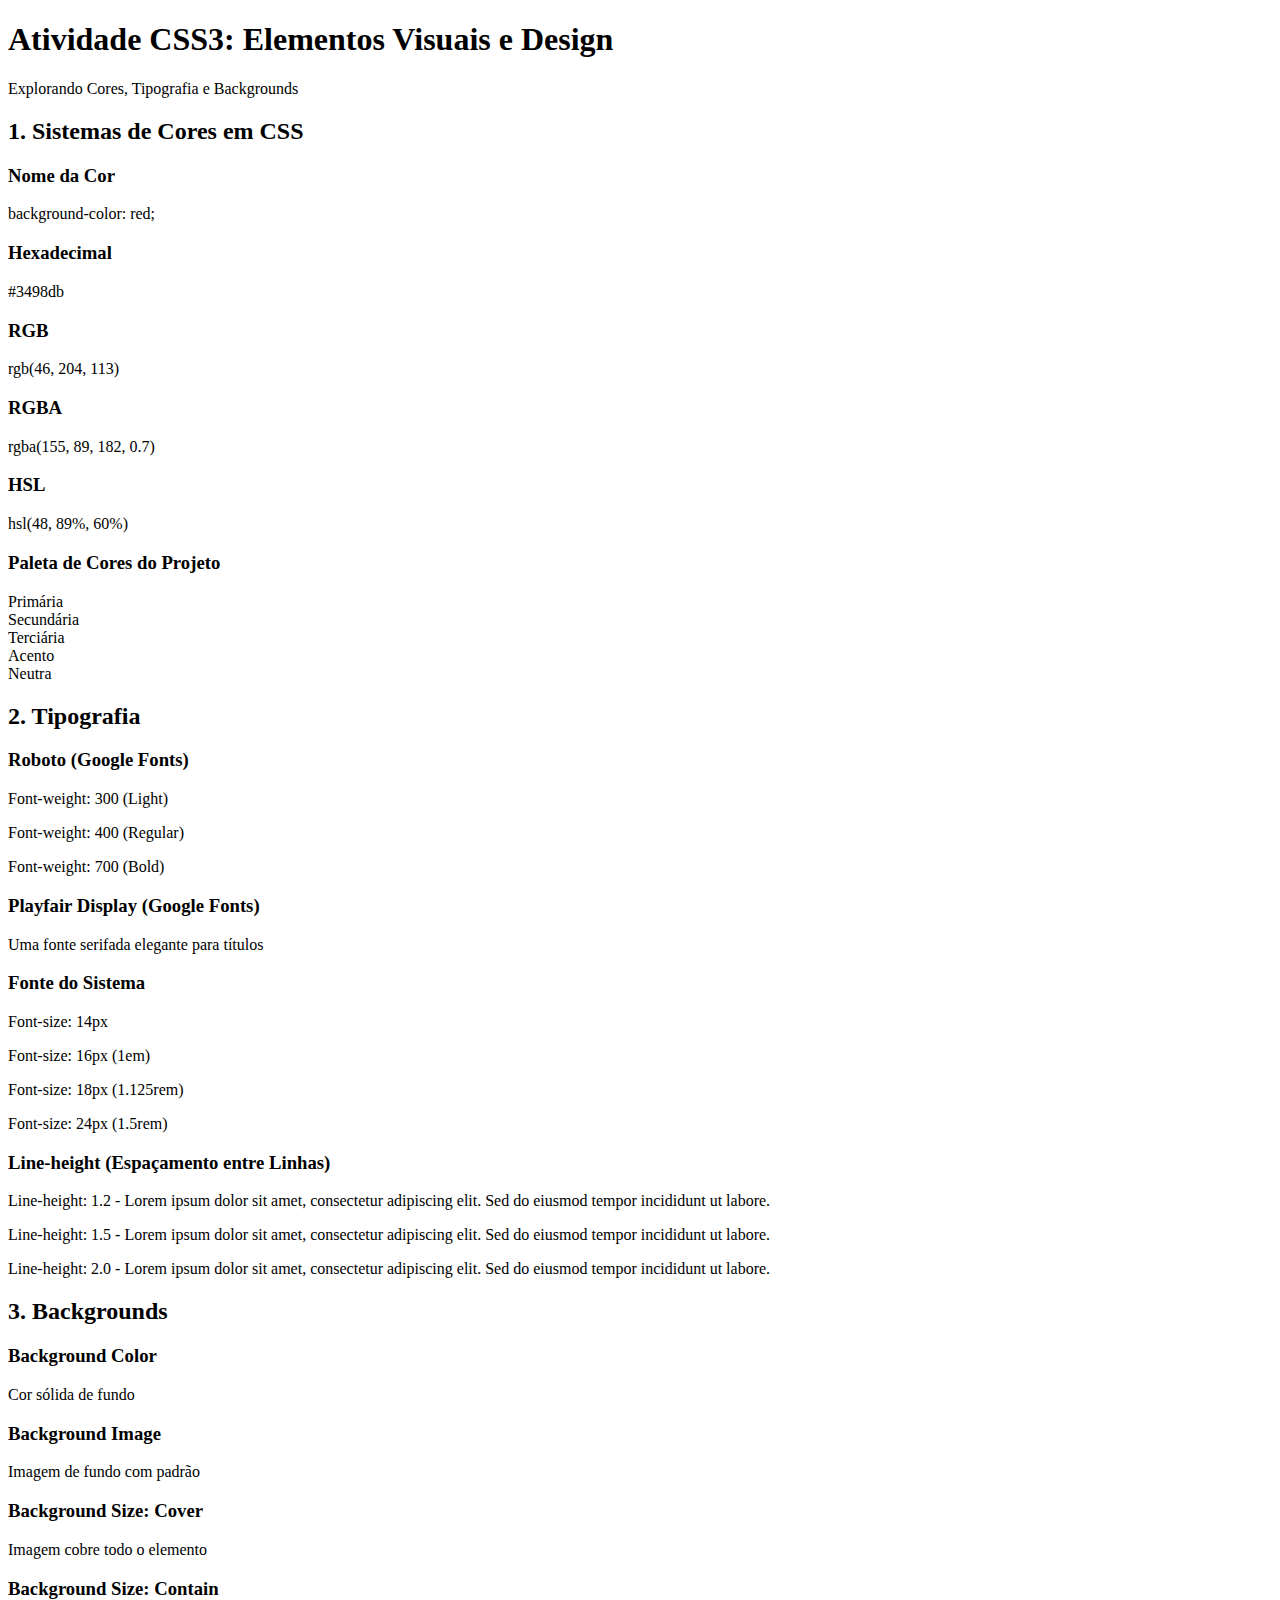
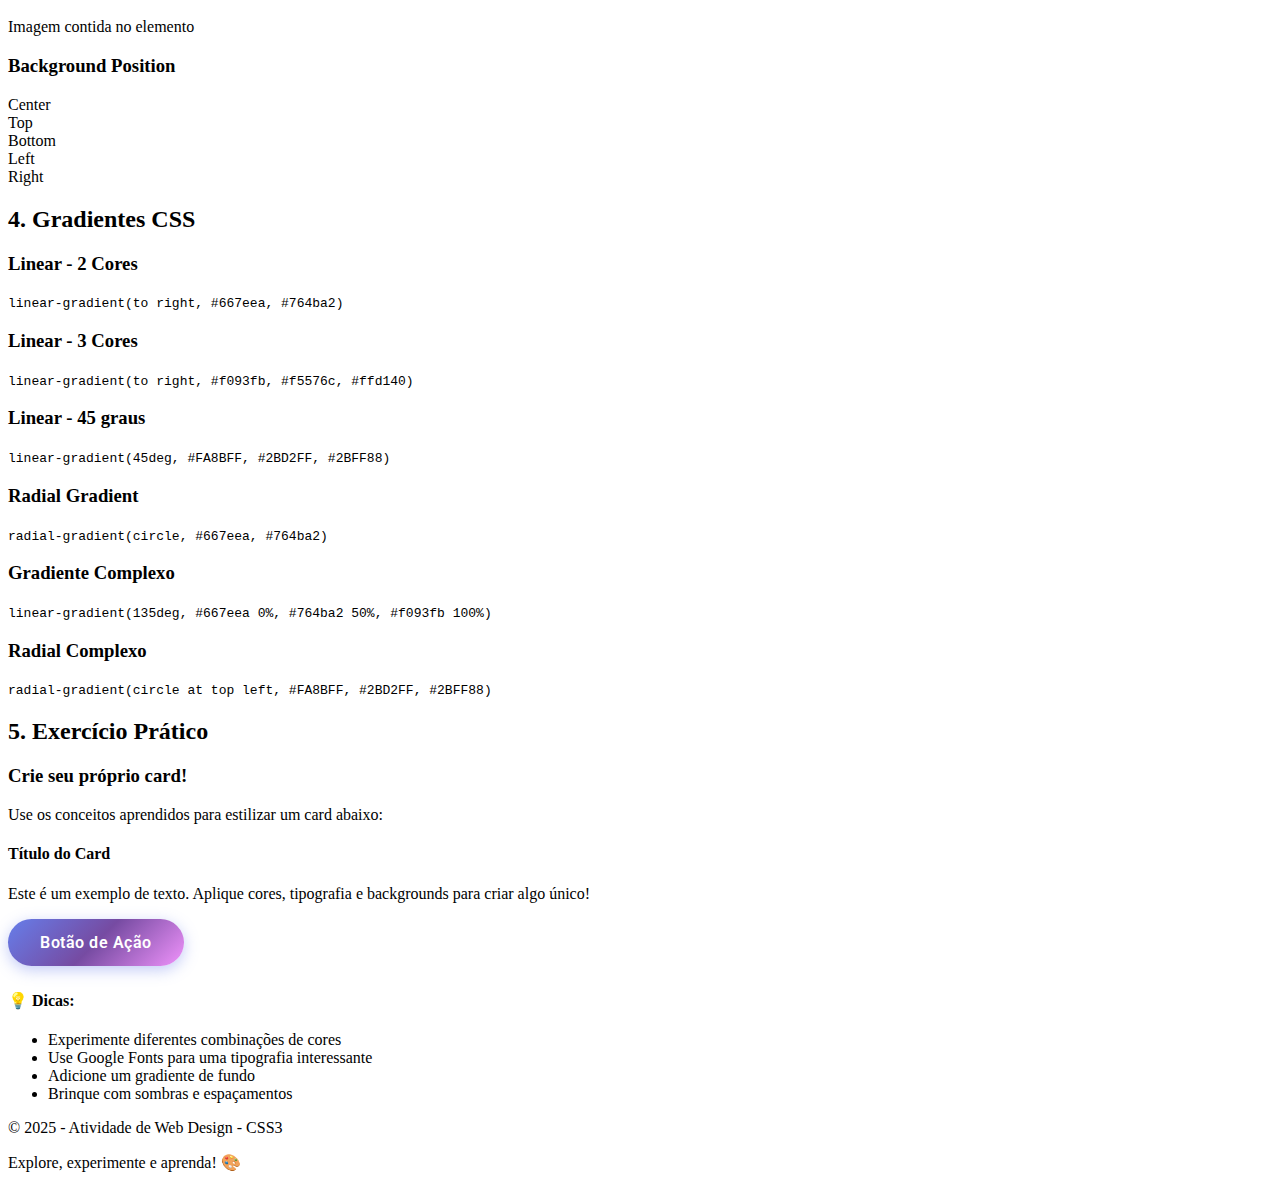
<file: index.html>
<!DOCTYPE html>
<html lang="pt-BR">
<head>
    <meta charset="UTF-8">
    <meta name="viewport" content="width=device-width, initial-scale=1.0">
    <title>Atividade CSS3 - Cores, Tipografia e Backgrounds</title>
    
    <!-- Google Fonts -->
    <link rel="preconnect" href="https://fonts.googleapis.com">
    <link rel="preconnect" href="https://fonts.gstatic.com" crossorigin>
    <link href="https://fonts.googleapis.com/css2?family=Playfair+Display:wght@400;700&family=Roboto:wght@300;400;500;700&display=swap" rel="stylesheet">
      
    <link rel="stylesheet" href="styles.css">
</head>
<body>
    <header class="header-principal">
        <h1>Atividade CSS3: Elementos Visuais e Design</h1>
        <p class="subtitulo">Explorando Cores, Tipografia e Backgrounds</p>
    </header>

    <main class="container">
        <!-- Seção 1: Sistemas de Cores -->
        <section class="secao" id="cores">
            <h2>1. Sistemas de Cores em CSS</h2>
            
            <div class="exemplo-grid">
                <div class="card cor-nome">
                    <h3>Nome da Cor</h3>
                    <p>background-color: red;</p>
                </div>
                
                <div class="card cor-hex">
                    <h3>Hexadecimal</h3>
                    <p>#3498db</p>
                </div>
                
                <div class="card cor-rgb">
                    <h3>RGB</h3>
                    <p>rgb(46, 204, 113)</p>
                </div>
                
                <div class="card cor-rgba">
                    <h3>RGBA</h3>
                    <p>rgba(155, 89, 182, 0.7)</p>
                </div>
                
                <div class="card cor-hsl">
                    <h3>HSL</h3>
                    <p>hsl(48, 89%, 60%)</p>
                </div>
            </div>

            <div class="paleta-cores">
                <h3>Paleta de Cores do Projeto</h3>
                <div class="paleta-grid">
                    <div class="cor-item cor-primaria">
                        <span>Primária</span>
                    </div>
                    <div class="cor-item cor-secundaria">
                        <span>Secundária</span>
                    </div>
                    <div class="cor-item cor-terciaria">
                        <span>Terciária</span>
                    </div>
                    <div class="cor-item cor-acento">
                        <span>Acento</span>
                    </div>
                    <div class="cor-item cor-neutra">
                        <span>Neutra</span>
                    </div>
                </div>
            </div>
        </section>

        <!-- Seção 2: Tipografia -->
        <section class="secao" id="tipografia">
            <h2>2. Tipografia</h2>
            
            <div class="exemplo-tipografia">
                <div class="tipo-exemplo tipo-roboto">
                    <h3>Roboto (Google Fonts)</h3>
                    <p class="peso-light">Font-weight: 300 (Light)</p>
                    <p class="peso-normal">Font-weight: 400 (Regular)</p>
                    <p class="peso-bold">Font-weight: 700 (Bold)</p>
                </div>
                
                <div class="tipo-exemplo tipo-playfair">
                    <h3>Playfair Display (Google Fonts)</h3>
                    <p>Uma fonte serifada elegante para títulos</p>
                </div>
                
                <div class="tipo-exemplo tipo-sistema">
                    <h3>Fonte do Sistema</h3>
                    <p class="tamanho-14">Font-size: 14px</p>
                    <p class="tamanho-16">Font-size: 16px (1em)</p>
                    <p class="tamanho-18">Font-size: 18px (1.125rem)</p>
                    <p class="tamanho-24">Font-size: 24px (1.5rem)</p>
                </div>
                
                <div class="tipo-exemplo espacamento">
                    <h3>Line-height (Espaçamento entre Linhas)</h3>
                    <p class="linha-compacta">Line-height: 1.2 - Lorem ipsum dolor sit amet, consectetur adipiscing elit. Sed do eiusmod tempor incididunt ut labore.</p>
                    <p class="linha-normal">Line-height: 1.5 - Lorem ipsum dolor sit amet, consectetur adipiscing elit. Sed do eiusmod tempor incididunt ut labore.</p>
                    <p class="linha-ampla">Line-height: 2.0 - Lorem ipsum dolor sit amet, consectetur adipiscing elit. Sed do eiusmod tempor incididunt ut labore.</p>
                </div>
            </div>
        </section>

        <!-- Seção 3: Backgrounds -->
        <section class="secao" id="backgrounds">
            <h2>3. Backgrounds</h2>
            
            <div class="exemplo-grid">
                <div class="card bg-cor">
                    <h3>Background Color</h3>
                    <p>Cor sólida de fundo</p>
                </div>
                
                <div class="card bg-imagem">
                    <h3>Background Image</h3>
                    <p>Imagem de fundo com padrão</p>
                </div>
                
                <div class="card bg-cover">
                    <h3>Background Size: Cover</h3>
                    <p>Imagem cobre todo o elemento</p>
                </div>
                
                <div class="card bg-contain">
                    <h3>Background Size: Contain</h3>
                    <p>Imagem contida no elemento</p>
                </div>
            </div>

            <div class="exemplo-posicao">
                <h3>Background Position</h3>
                <div class="posicao-grid">
                    <div class="pos-item bg-pos-center">Center</div>
                    <div class="pos-item bg-pos-top">Top</div>
                    <div class="pos-item bg-pos-bottom">Bottom</div>
                    <div class="pos-item bg-pos-left">Left</div>
                    <div class="pos-item bg-pos-right">Right</div>
                </div>
            </div>
        </section>

        <!-- Seção 4: Gradientes -->
        <section class="secao" id="gradientes">
            <h2>4. Gradientes CSS</h2>
            
            <div class="gradientes-showcase">
                <div class="gradiente-item grad-linear-2">
                    <h3>Linear - 2 Cores</h3>
                    <code>linear-gradient(to right, #667eea, #764ba2)</code>
                </div>
                
                <div class="gradiente-item grad-linear-3">
                    <h3>Linear - 3 Cores</h3>
                    <code>linear-gradient(to right, #f093fb, #f5576c, #ffd140)</code>
                </div>
                
                <div class="gradiente-item grad-linear-diagonal">
                    <h3>Linear - 45 graus</h3>
                    <code>linear-gradient(45deg, #FA8BFF, #2BD2FF, #2BFF88)</code>
                </div>
                
                <div class="gradiente-item grad-radial">
                    <h3>Radial Gradient</h3>
                    <code>radial-gradient(circle, #667eea, #764ba2)</code>
                </div>
                
                <div class="gradiente-item grad-complexo">
                    <h3>Gradiente Complexo</h3>
                    <code>linear-gradient(135deg, #667eea 0%, #764ba2 50%, #f093fb 100%)</code>
                </div>
                
                <div class="gradiente-item grad-radial-complexo">
                    <h3>Radial Complexo</h3>
                    <code>radial-gradient(circle at top left, #FA8BFF, #2BD2FF, #2BFF88)</code>
                </div>
            </div>
        </section>

        <!-- Seção 5: Exercício Prático -->
        <section class="secao" id="exercicio">
            <h2>5. Exercício Prático</h2>
            <div class="exercicio-container">
                <h3>Crie seu próprio card!</h3>
                <p>Use os conceitos aprendidos para estilizar um card abaixo:</p>
                
                <div class="card-exercicio">
                    <h4>Título do Card</h4>
                    <p>Este é um exemplo de texto. Aplique cores, tipografia e backgrounds para criar algo único!</p>
                    <a href="adocao-gatos.html" class="btn-exercicio">Botão de Ação</a>
                </div>
                
                <div class="dicas">
                    <h4>💡 Dicas:</h4>
                    <ul>
                        <li>Experimente diferentes combinações de cores</li>
                        <li>Use Google Fonts para uma tipografia interessante</li>
                        <li>Adicione um gradiente de fundo</li>
                        <li>Brinque com sombras e espaçamentos</li>
                    </ul>
                </div>
            </div>
        </section>
    </main>

    <footer class="footer-principal">
        <p>&copy; 2025 - Atividade de Web Design - CSS3</p>
        <p>Explore, experimente e aprenda! 🎨</p>
    </footer>
</body>
</html>
</file>
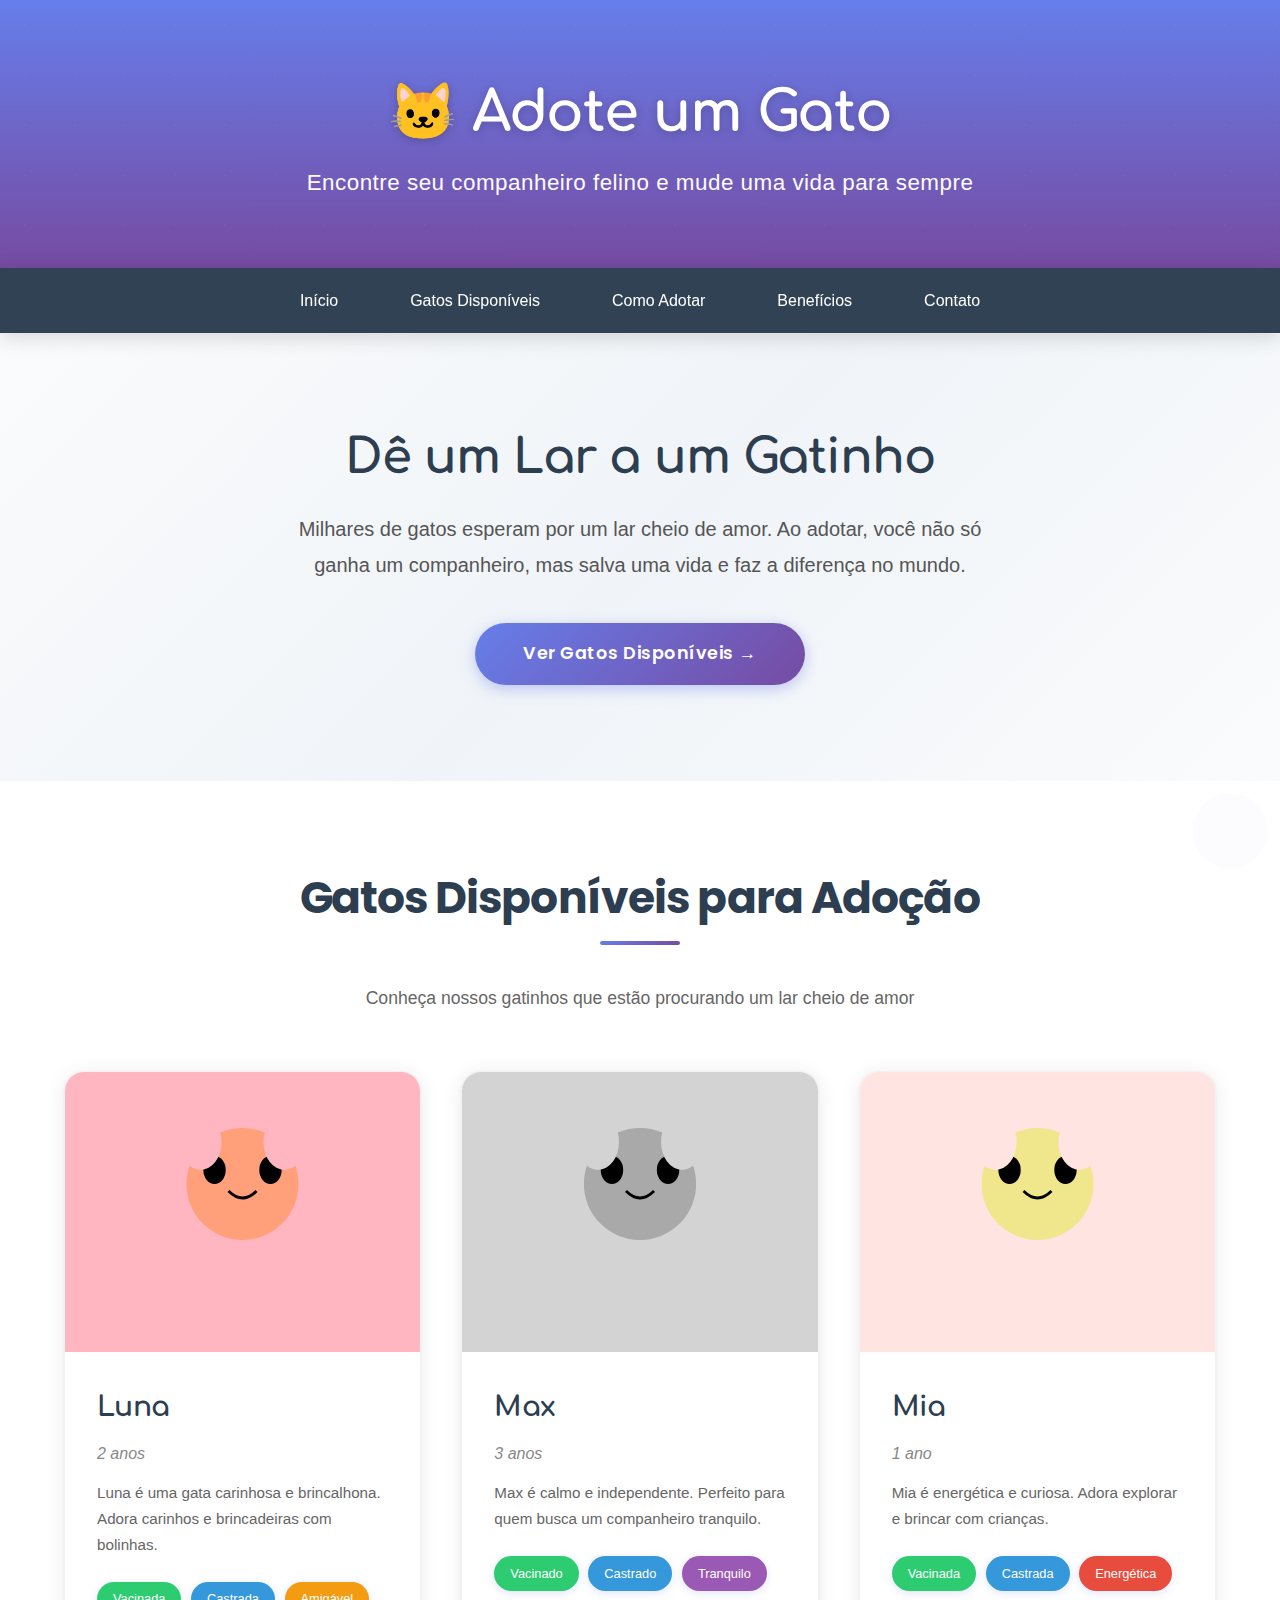
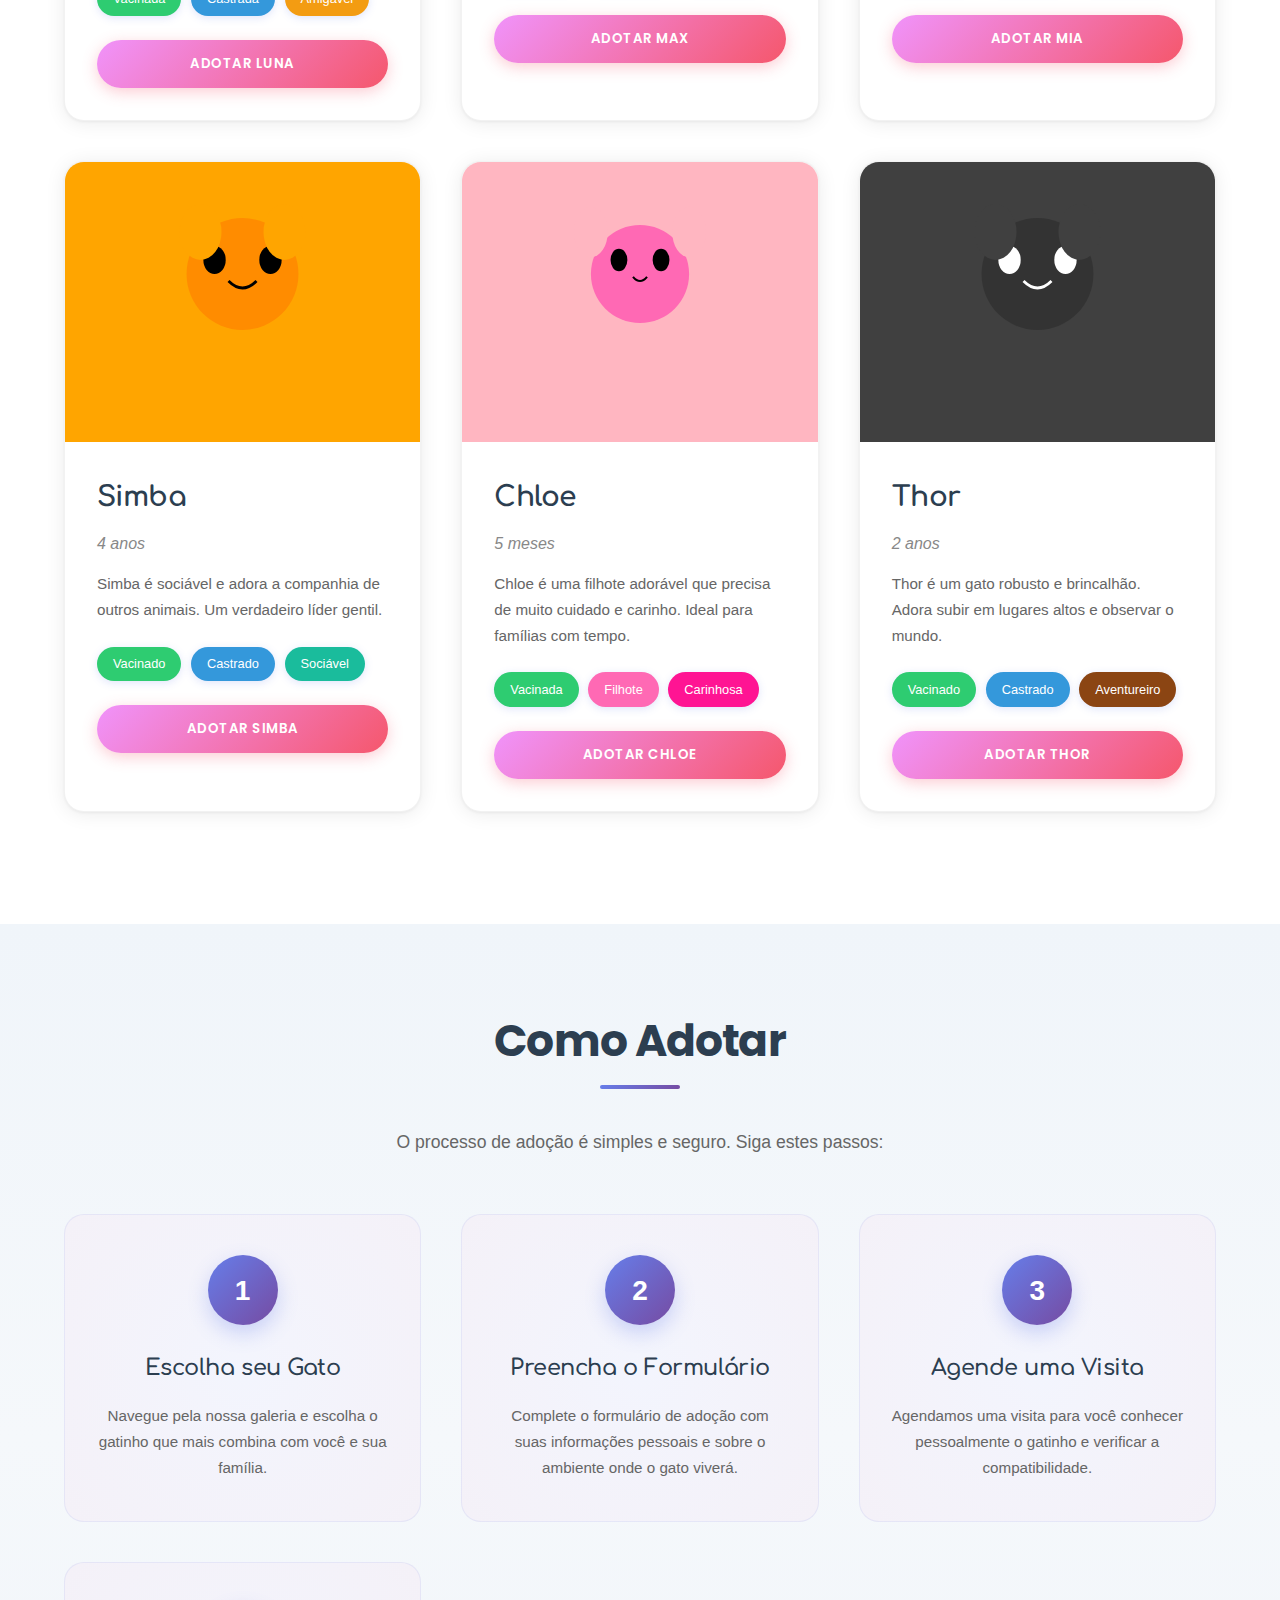
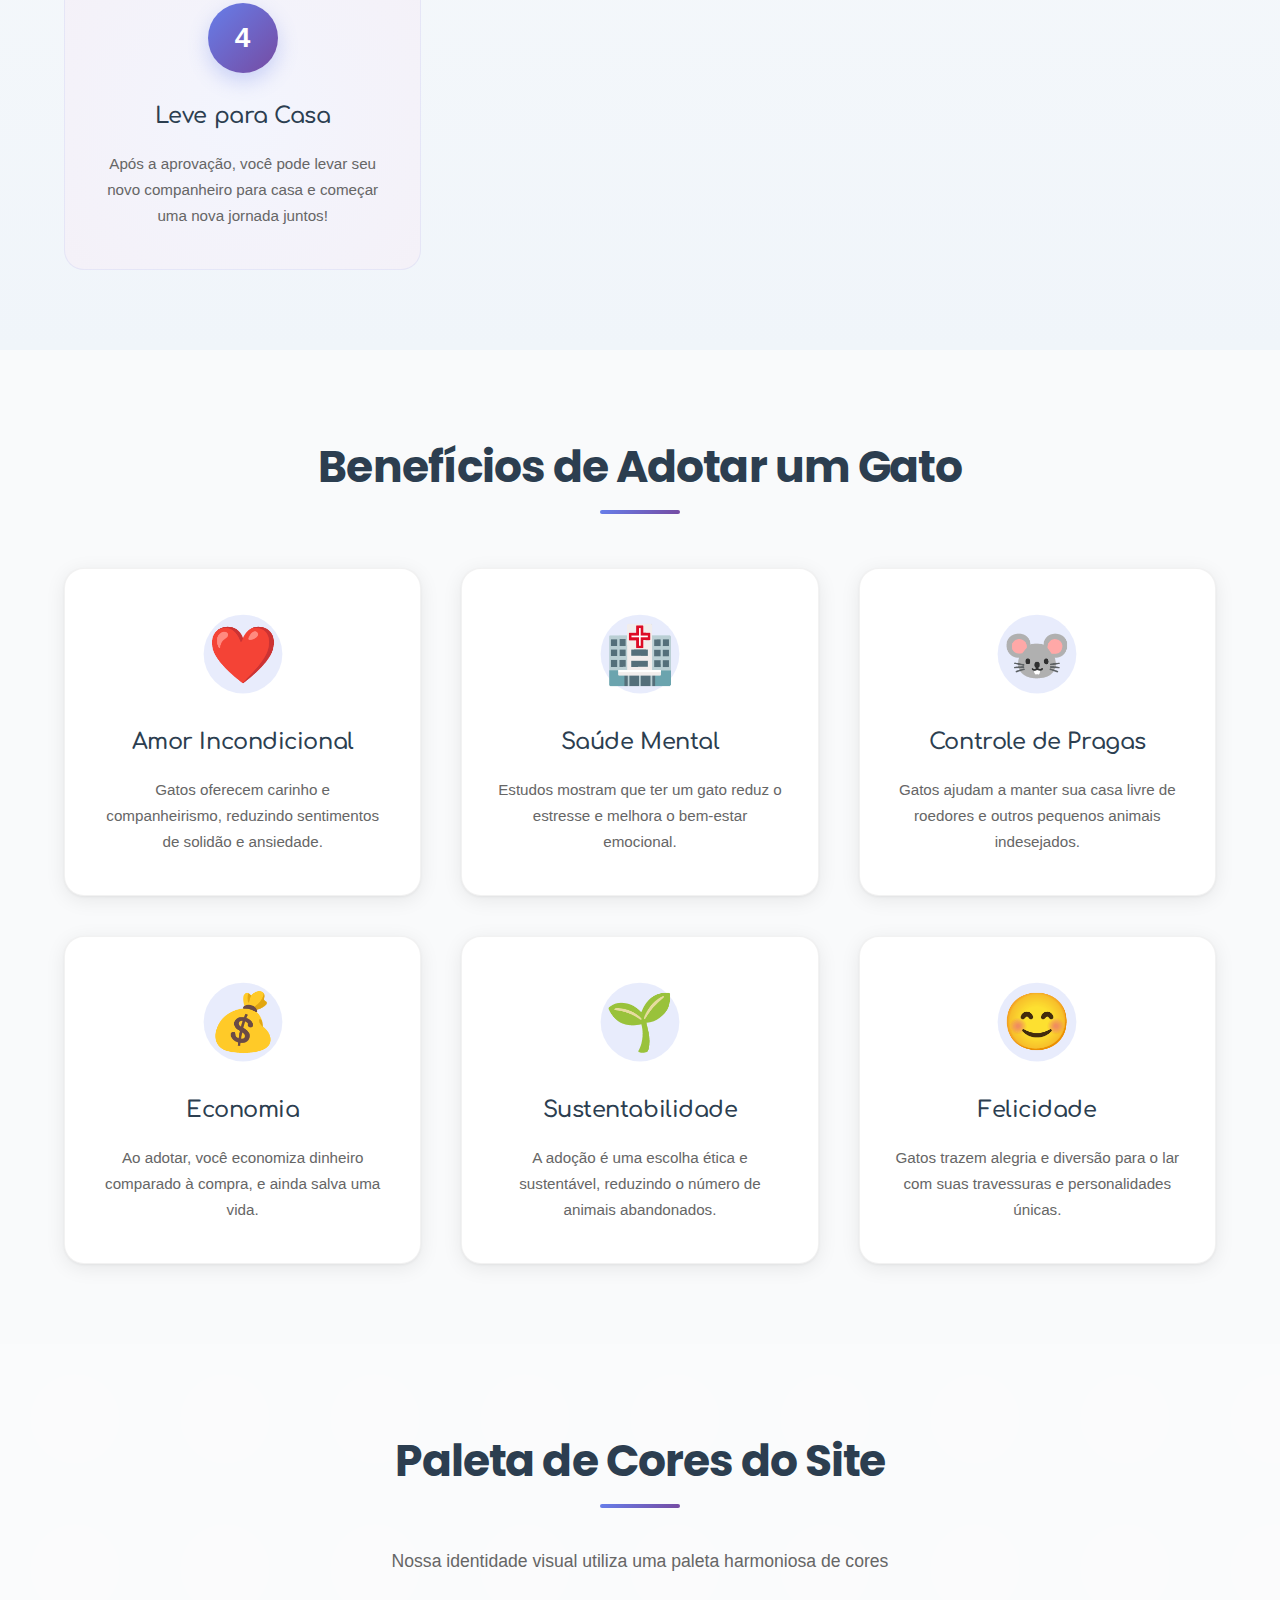
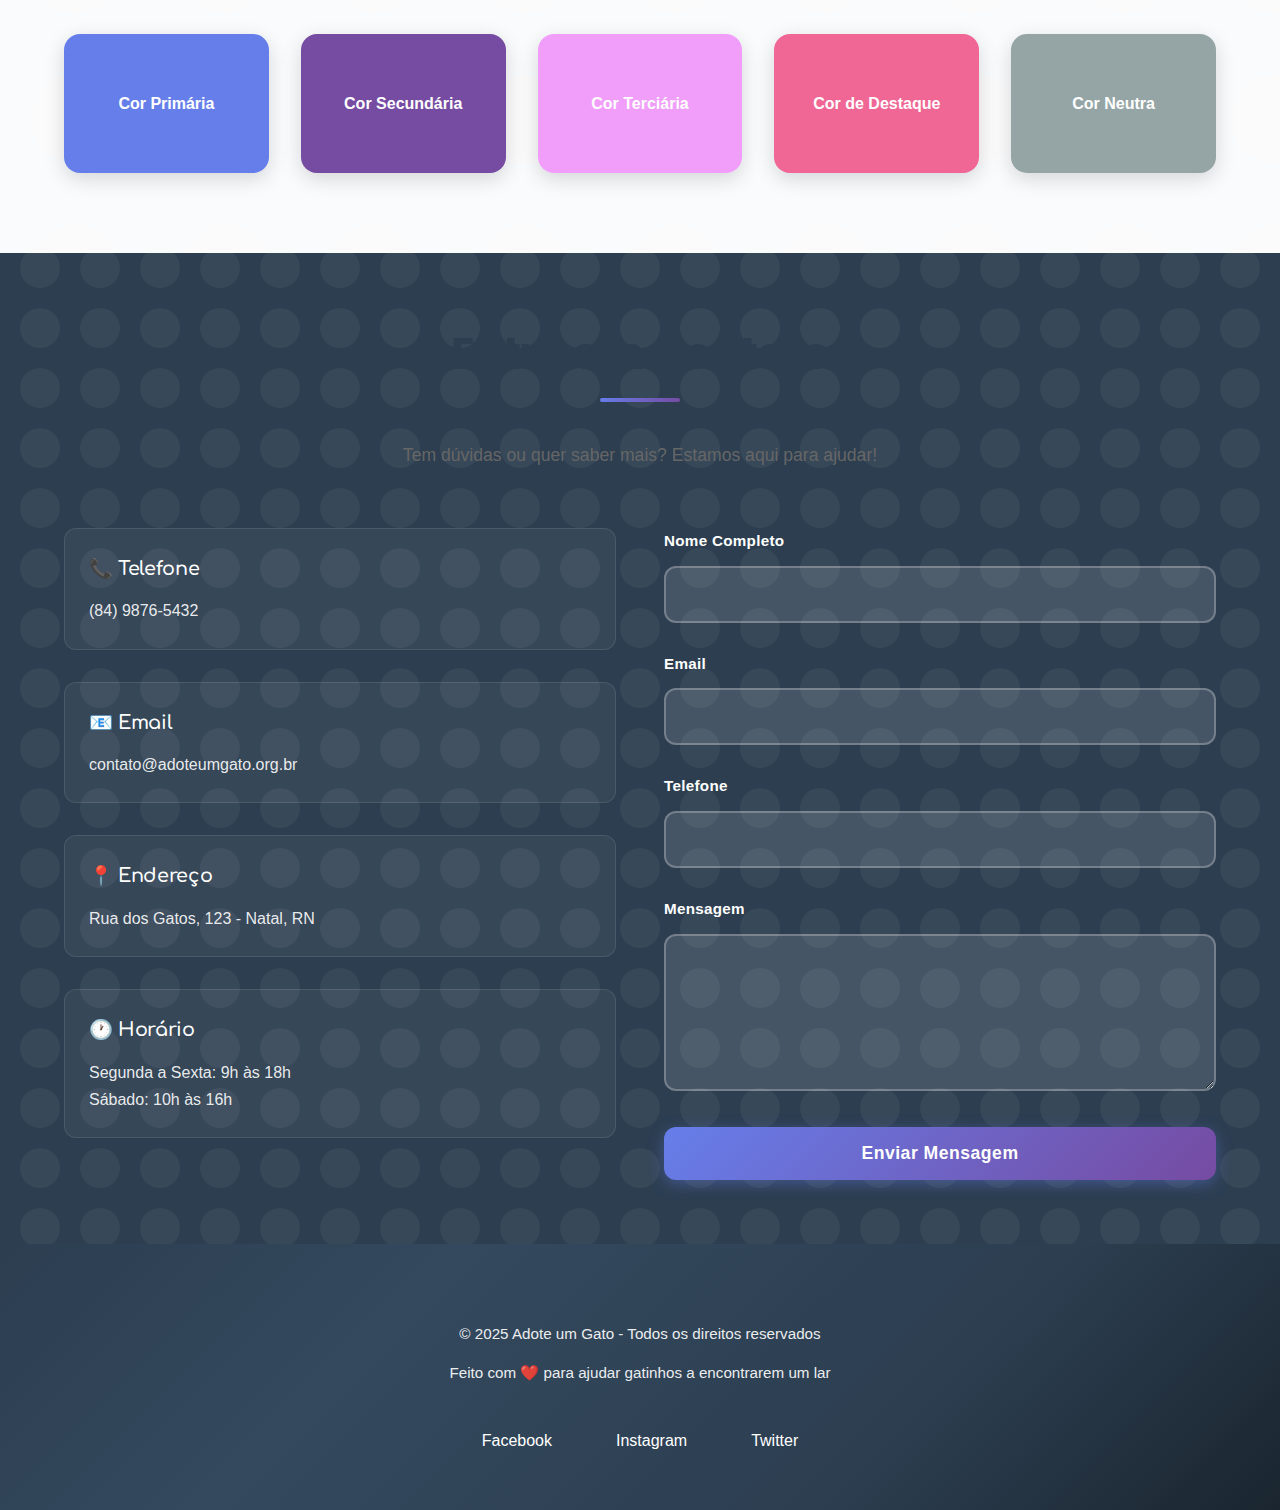
<file: adocao-gatos.html>
<!DOCTYPE html>
<html lang="pt-BR">
<head>
    <meta charset="UTF-8">
    <meta name="viewport" content="width=device-width, initial-scale=1.0">
    <title>Adote um Gato - Encontre seu Companheiro Felino</title>
    
    <!-- Google Fonts: Poppins e Comfortaa -->
    <link rel="preconnect" href="https://fonts.googleapis.com">
    <link rel="preconnect" href="https://fonts.gstatic.com" crossorigin>
    <link href="https://fonts.googleapis.com/css2?family=Comfortaa:wght@400;700&family=Poppins:wght@300;400;600;700&display=swap" rel="stylesheet">
    
    <link rel="stylesheet" href="adocao-gatos.css">
</head>
<body>
    <!-- Header com gradiente -->
    <header class="cabecalho">
        <div class="cabecalho-conteudo">
            <h1>🐱 Adote um Gato</h1>
            <p class="subtitulo-cabecalho">Encontre seu companheiro felino e mude uma vida para sempre</p>
        </div>
    </header>

    <!-- Navegação -->
    <nav class="navegacao">
        <ul>
            <li><a href="#inicio">Início</a></li>
            <li><a href="#gatos-disponiveis">Gatos Disponíveis</a></li>
            <li><a href="#como-adotar">Como Adotar</a></li>
            <li><a href="#beneficios">Benefícios</a></li>
            <li><a href="#contato">Contato</a></li>
        </ul>
    </nav>

    <main>
        <!-- Seção Hero -->
        <section id="inicio" class="hero">
            <div class="hero-conteudo">
                <h2>Dê um Lar a um Gatinho</h2>
                <p>Milhares de gatos esperam por um lar cheio de amor. Ao adotar, você não só ganha um companheiro, mas salva uma vida e faz a diferença no mundo.</p>
                <a href="#gatos-disponiveis" class="btn-primario">Ver Gatos Disponíveis →</a>
            </div>
        </section>

        <!-- Seção: Gatos Disponíveis -->
        <section id="gatos-disponiveis" class="secao-principal">
            <div class="container">
                <h2 class="titulo-secao">Gatos Disponíveis para Adoção</h2>
                <p class="descricao-secao">Conheça nossos gatinhos que estão procurando um lar cheio de amor</p>
                
                <div class="grid-gatos">
                    <!-- Gato 1 -->
                    <div class="card-gato card-gato-1">
                        <div class="card-gato-imagem imagem-gato-1"></div>
                        <div class="card-gato-info">
                            <h3>Luna</h3>
                            <p class="idade">2 anos</p>
                            <p class="descricao">Luna é uma gata carinhosa e brincalhona. Adora carinhos e brincadeiras com bolinhas.</p>
                            <div class="tags">
                                <span class="tag tag-vacinada">Vacinada</span>
                                <span class="tag tag-castrada">Castrada</span>
                                <span class="tag tag-amigavel">Amigável</span>
                            </div>
                            <button class="btn-adotar">Adotar Luna</button>
                        </div>
                    </div>

                    <!-- Gato 2 -->
                    <div class="card-gato card-gato-2">
                        <div class="card-gato-imagem imagem-gato-2"></div>
                        <div class="card-gato-info">
                            <h3>Max</h3>
                            <p class="idade">3 anos</p>
                            <p class="descricao">Max é calmo e independente. Perfeito para quem busca um companheiro tranquilo.</p>
                            <div class="tags">
                                <span class="tag tag-vacinada">Vacinado</span>
                                <span class="tag tag-castrada">Castrado</span>
                                <span class="tag tag-tranquilo">Tranquilo</span>
                            </div>
                            <button class="btn-adotar">Adotar Max</button>
                        </div>
                    </div>

                    <!-- Gato 3 -->
                    <div class="card-gato card-gato-3">
                        <div class="card-gato-imagem imagem-gato-3"></div>
                        <div class="card-gato-info">
                            <h3>Mia</h3>
                            <p class="idade">1 ano</p>
                            <p class="descricao">Mia é energética e curiosa. Adora explorar e brincar com crianças.</p>
                            <div class="tags">
                                <span class="tag tag-vacinada">Vacinada</span>
                                <span class="tag tag-castrada">Castrada</span>
                                <span class="tag tag-energetica">Energética</span>
                            </div>
                            <button class="btn-adotar">Adotar Mia</button>
                        </div>
                    </div>

                    <!-- Gato 4 -->
                    <div class="card-gato card-gato-4">
                        <div class="card-gato-imagem imagem-gato-4"></div>
                        <div class="card-gato-info">
                            <h3>Simba</h3>
                            <p class="idade">4 anos</p>
                            <p class="descricao">Simba é sociável e adora a companhia de outros animais. Um verdadeiro líder gentil.</p>
                            <div class="tags">
                                <span class="tag tag-vacinada">Vacinado</span>
                                <span class="tag tag-castrada">Castrado</span>
                                <span class="tag tag-sociavel">Sociável</span>
                            </div>
                            <button class="btn-adotar">Adotar Simba</button>
                        </div>
                    </div>

                    <!-- Gato 5 -->
                    <div class="card-gato card-gato-5">
                        <div class="card-gato-imagem imagem-gato-5"></div>
                        <div class="card-gato-info">
                            <h3>Chloe</h3>
                            <p class="idade">5 meses</p>
                            <p class="descricao">Chloe é uma filhote adorável que precisa de muito cuidado e carinho. Ideal para famílias com tempo.</p>
                            <div class="tags">
                                <span class="tag tag-vacinada">Vacinada</span>
                                <span class="tag tag-filhote">Filhote</span>
                                <span class="tag tag-carinhosa">Carinhosa</span>
                            </div>
                            <button class="btn-adotar">Adotar Chloe</button>
                        </div>
                    </div>

                    <!-- Gato 6 -->
                    <div class="card-gato card-gato-6">
                        <div class="card-gato-imagem imagem-gato-6"></div>
                        <div class="card-gato-info">
                            <h3>Thor</h3>
                            <p class="idade">2 anos</p>
                            <p class="descricao">Thor é um gato robusto e brincalhão. Adora subir em lugares altos e observar o mundo.</p>
                            <div class="tags">
                                <span class="tag tag-vacinada">Vacinado</span>
                                <span class="tag tag-castrada">Castrado</span>
                                <span class="tag tag-aventureiro">Aventureiro</span>
                            </div>
                            <button class="btn-adotar">Adotar Thor</button>
                        </div>
                    </div>
                </div>
            </div>
        </section>

        <!-- Seção: Como Adotar -->
        <section id="como-adotar" class="secao-como-adotar">
            <div class="container">
                <h2 class="titulo-secao">Como Adotar</h2>
                <p class="descricao-secao">O processo de adoção é simples e seguro. Siga estes passos:</p>
                
                <div class="passos-adocao">
                    <div class="passo passo-1">
                        <div class="passo-numero">1</div>
                        <h3>Escolha seu Gato</h3>
                        <p>Navegue pela nossa galeria e escolha o gatinho que mais combina com você e sua família.</p>
                    </div>
                    
                    <div class="passo passo-2">
                        <div class="passo-numero">2</div>
                        <h3>Preencha o Formulário</h3>
                        <p>Complete o formulário de adoção com suas informações pessoais e sobre o ambiente onde o gato viverá.</p>
                    </div>
                    
                    <div class="passo passo-3">
                        <div class="passo-numero">3</div>
                        <h3>Agende uma Visita</h3>
                        <p>Agendamos uma visita para você conhecer pessoalmente o gatinho e verificar a compatibilidade.</p>
                    </div>
                    
                    <div class="passo passo-4">
                        <div class="passo-numero">4</div>
                        <h3>Leve para Casa</h3>
                        <p>Após a aprovação, você pode levar seu novo companheiro para casa e começar uma nova jornada juntos!</p>
                    </div>
                </div>
            </div>
        </section>

        <!-- Seção: Benefícios -->
        <section id="beneficios" class="secao-beneficios">
            <div class="container">
                <h2 class="titulo-secao">Benefícios de Adotar um Gato</h2>
                
                <div class="grid-beneficios">
                    <div class="beneficio beneficio-1">
                        <div class="beneficio-icon">❤️</div>
                        <h3>Amor Incondicional</h3>
                        <p>Gatos oferecem carinho e companheirismo, reduzindo sentimentos de solidão e ansiedade.</p>
                    </div>
                    
                    <div class="beneficio beneficio-2">
                        <div class="beneficio-icon">🏥</div>
                        <h3>Saúde Mental</h3>
                        <p>Estudos mostram que ter um gato reduz o estresse e melhora o bem-estar emocional.</p>
                    </div>
                    
                    <div class="beneficio beneficio-3">
                        <div class="beneficio-icon">🐭</div>
                        <h3>Controle de Pragas</h3>
                        <p>Gatos ajudam a manter sua casa livre de roedores e outros pequenos animais indesejados.</p>
                    </div>
                    
                    <div class="beneficio beneficio-4">
                        <div class="beneficio-icon">💰</div>
                        <h3>Economia</h3>
                        <p>Ao adotar, você economiza dinheiro comparado à compra, e ainda salva uma vida.</p>
                    </div>
                    
                    <div class="beneficio beneficio-5">
                        <div class="beneficio-icon">🌱</div>
                        <h3>Sustentabilidade</h3>
                        <p>A adoção é uma escolha ética e sustentável, reduzindo o número de animais abandonados.</p>
                    </div>
                    
                    <div class="beneficio beneficio-6">
                        <div class="beneficio-icon">😊</div>
                        <h3>Felicidade</h3>
                        <p>Gatos trazem alegria e diversão para o lar com suas travessuras e personalidades únicas.</p>
                    </div>
                </div>
            </div>
        </section>

        <!-- Seção: Paleta de Cores do Site -->
        <section class="secao-paleta">
            <div class="container">
                <h2 class="titulo-secao">Paleta de Cores do Site</h2>
                <p class="descricao-secao">Nossa identidade visual utiliza uma paleta harmoniosa de cores</p>
                
                <div class="paleta-cores-site">
                    <div class="cor-paleta cor-1">
                        <span>Cor Primária</span>
                    </div>
                    <div class="cor-paleta cor-2">
                        <span>Cor Secundária</span>
                    </div>
                    <div class="cor-paleta cor-3">
                        <span>Cor Terciária</span>
                    </div>
                    <div class="cor-paleta cor-4">
                        <span>Cor de Destaque</span>
                    </div>
                    <div class="cor-paleta cor-5">
                        <span>Cor Neutra</span>
                    </div>
                </div>
            </div>
        </section>

        <!-- Seção: Contato -->
        <section id="contato" class="secao-contato">
            <div class="container">
                <h2 class="titulo-secao">Entre em Contato</h2>
                <p class="descricao-secao">Tem dúvidas ou quer saber mais? Estamos aqui para ajudar!</p>
                
                <div class="contato-conteudo">
                    <div class="info-contato">
                        <div class="item-contato">
                            <h3>📞 Telefone</h3>
                            <p>(84) 9876-5432</p>
                        </div>
                        <div class="item-contato">
                            <h3>📧 Email</h3>
                            <p>contato@adoteumgato.org.br</p>
                        </div>
                        <div class="item-contato">
                            <h3>📍 Endereço</h3>
                            <p>Rua dos Gatos, 123 - Natal, RN</p>
                        </div>
                        <div class="item-contato">
                            <h3>🕐 Horário</h3>
                            <p>Segunda a Sexta: 9h às 18h<br>Sábado: 10h às 16h</p>
                        </div>
                    </div>
                    
                    <form class="formulario-contato">
                        <div class="campo-form">
                            <label for="nome">Nome Completo</label>
                            <input type="text" id="nome" name="nome" required>
                        </div>
                        <div class="campo-form">
                            <label for="email">Email</label>
                            <input type="email" id="email" name="email" required>
                        </div>
                        <div class="campo-form">
                            <label for="telefone">Telefone</label>
                            <input type="tel" id="telefone" name="telefone">
                        </div>
                        <div class="campo-form">
                            <label for="mensagem">Mensagem</label>
                            <textarea id="mensagem" name="mensagem" rows="5" required></textarea>
                        </div>
                        <button type="submit" class="btn-enviar">Enviar Mensagem</button>
                    </form>
                </div>
            </div>
        </section>
    </main>

    <!-- Footer -->
    <footer class="rodape">
        <div class="container">
            <p>&copy; 2025 Adote um Gato - Todos os direitos reservados</p>
            <p>Feito com ❤️ para ajudar gatinhos a encontrarem um lar</p>
            <div class="redes-sociais">
                <a href="#" class="social-link">Facebook</a>
                <a href="#" class="social-link">Instagram</a>
                <a href="#" class="social-link">Twitter</a>
            </div>
        </div>
    </footer>
</body>
</html>
</file>
<file: styles.css>
/* Botão de Exercício - Estilo Moderno e Profissional */
.btn-exercicio {
    /* Estilo base */
    display: inline-block;
    padding: 14px 32px;
    font-size: 1rem;
    font-weight: 600;
    text-decoration: none;
    text-align: center;
    border: none;
    border-radius: 50px;
    cursor: pointer;
    transition: all 0.3s cubic-bezier(0.4, 0, 0.2, 1);
    
    /* Gradiente moderno */
    background: linear-gradient(135deg, #667eea 0%, #764ba2 50%, #f093fb 100%);
    color: white;
    
    /* Sombra elegante */
    box-shadow: 0 4px 15px rgba(102, 126, 234, 0.4);
    
    /* Tipografia */
    font-family: 'Roboto', -apple-system, BlinkMacSystemFont, 'Segoe UI', sans-serif;
    letter-spacing: 0.5px;
    text-transform: none;
    
    /* Posicionamento */
    position: relative;
    overflow: hidden;
}

/* Efeito de brilho ao passar o mouse */
.btn-exercicio::before {
    content: '';
    position: absolute;
    top: 0;
    left: -100%;
    width: 100%;
    height: 100%;
    background: linear-gradient(90deg, transparent, rgba(255, 255, 255, 0.3), transparent);
    transition: left 0.5s ease;
}

.btn-exercicio:hover::before {
    left: 100%;
}

/* Estado hover */
.btn-exercicio:hover {
    transform: translateY(-3px) scale(1.02);
    box-shadow: 0 8px 25px rgba(102, 126, 234, 0.5);
    background: linear-gradient(135deg, #764ba2 0%, #667eea 50%, #f5576c 100%);
}

/* Estado active (quando clicado) */
.btn-exercicio:active {
    transform: translateY(-1px) scale(1);
    box-shadow: 0 4px 15px rgba(102, 126, 234, 0.4);
}

/* Estado focus para acessibilidade */
.btn-exercicio:focus {
    outline: none;
    box-shadow: 0 0 0 3px rgba(102, 126, 234, 0.3), 0 4px 15px rgba(102, 126, 234, 0.4);
}

/* Animação suave ao carregar */
@keyframes fadeInUp {
    from {
        opacity: 0;
        transform: translateY(10px);
    }
    to {
        opacity: 1;
        transform: translateY(0);
    }
}

.btn-exercicio {
    animation: fadeInUp 0.6s ease-out;
}
</file>
<file: adocao-gatos.css>
* {
    margin: 0;
    padding: 0;
    box-sizing: border-box;
}

html {
    scroll-behavior: smooth;
}

body {
    /* 3.1 - Font-family com fontes do sistema */
    font-family: 'Poppins', -apple-system, BlinkMacSystemFont, 'Segoe UI', Roboto, Oxygen, Ubuntu, Cantarell, sans-serif;
    /* 3.2 - Font-size em px */
    font-size: 16px;
    /* 3.4 - Line-height para espaçamento entre linhas */
    line-height: 1.7;
    color: rgb(51, 51, 51); /* 2.3 - RGB */
    background-color: #fafbfc; /* 2.2 - Hexadecimal - mais suave */
    -webkit-font-smoothing: antialiased;
    -moz-osx-font-smoothing: grayscale;
}


/* 2. SISTEMAS DE CORES EM CSS */

/* 2.1 - Cores usando nomes de cores */
.cabecalho {
    background: linear-gradient(135deg, #667eea 0%, #764ba2 50%, #f093fb 100%);
    color: white;
    position: relative;
    overflow: hidden;
}

.cabecalho::before {
    content: '';
    position: absolute;
    top: 0;
    left: 0;
    right: 0;
    bottom: 0;
    background: url('data:image/svg+xml;utf8,<svg xmlns="http://www.w3.org/2000/svg" width="100" height="100"><circle cx="50" cy="50" r="2" fill="white" opacity="0.1"/></svg>');
    background-size: 50px 50px;
    opacity: 0.3;
}

/* 2.2 - Cores usando sistema hexadecimal */
.navegacao {
    background-color: rgba(44, 62, 80, 0.98); /* Hexadecimal com transparência */
    color: white;
    backdrop-filter: blur(10px);
    -webkit-backdrop-filter: blur(10px);
}

/* 2.3 - Cores usando RGB */
.titulo-secao {
    color: rgb(44, 62, 80); /* RGB */
}

/* 2.4 - Cores usando RGBA com transparência */
.card-gato {
    background-color: rgba(255, 255, 255, 1); /* RGBA com transparência */
    box-shadow: 0 2px 20px rgba(0, 0, 0, 0.08), 0 1px 3px rgba(0, 0, 0, 0.05); /* RGBA para sombra mais suave */
    border: 1px solid rgba(0, 0, 0, 0.05);
}

/* 2.5 - Cores usando HSL */
.btn-primario {
    background-color: hsl(340, 82%, 67%); /* HSL */
    color: white;
}

/* 2.6 - Paleta de cores com 5 cores diferentes */
.cor-1 {
    background-color: #667eea; /* Cor Primária - Hexadecimal */
}

.cor-2 {
    background-color: rgb(118, 75, 162); /* Cor Secundária - RGB */
}

.cor-3 {
    background-color: rgba(240, 147, 251, 0.9); /* Cor Terciária - RGBA */
}

.cor-4 {
    background-color: hsl(340, 82%, 67%); /* Cor de Destaque - HSL */
}

.cor-5 {
    background-color: #95a5a6; /* Cor Neutra - Hexadecimal */
}


/* 3. TIPOGRAFIA */

/* 3.1 - Font-family com fontes do sistema */
body,
.formulario-contato input,
.formulario-contato textarea {
    font-family: Arial, Helvetica, sans-serif;
}

/* 3.5 e 3.6 - Google Fonts (Poppins e Comfortaa) */
h1, h2, h3 {
    /* 3.6 - Segunda fonte do Google Fonts */
    font-family: 'Comfortaa', 'Poppins', sans-serif;
    letter-spacing: -0.02em;
}

.titulo-secao,
.btn-primario,
.btn-adotar {
    /* 3.6 - Primeira fonte do Google Fonts */
    font-family: 'Poppins', sans-serif;
}

/* 3.2 - Diferentes tamanhos de fonte (px, em, rem, %) */
h1 {
    font-size: 2.5rem; /* rem */
}

h2 {
    font-size: 32px; /* px */
}

h3 {
    font-size: 1.5em; /* em */
}

.subtitulo-cabecalho {
    font-size: 120%; /* % */
}

.descricao-secao {
    font-size: 18px; /* px */
}

.card-gato-info p {
    font-size: 1rem; /* rem */
}

/* 3.3 - Font-weight para variar espessura (normal, bold, 100-900) */
h1 {
    font-weight: 700; /* Bold */
}

h2 {
    font-weight: bold; /* Normal/bold */
}

h3 {
    font-weight: 600; /* Semi-bold */
}

.btn-primario,
.btn-adotar {
    font-weight: 400; /* Normal */
}

.navegacao a {
    font-weight: 300; /* Light */
}

/* 3.4 - Line-height para espaçamento entre linhas */
h1 {
    line-height: 1.2;
}

p {
    line-height: 1.8; /* Espaçamento amplo para leitura */
}

.card-gato-info .descricao {
    line-height: 1.6;
}

/* 3.7 - Outros estilos tipográficos */
.btn-adotar {
    text-transform: uppercase; /* Text-transform: uppercase */
    font-weight: 600;
}

.idade {
    font-style: italic; /* Font-style: italic */
    color: #666;
}

.tag {
    text-transform: capitalize; /* Text-transform: capitalize */
}

.social-link {
    text-decoration: none; /* Text-decoration: none */
}

.navegacao a {
    text-decoration: none;
}

.navegacao a:hover {
    text-decoration: underline; /* Text-decoration: underline */
}

.rodape p:last-child {
    font-style: oblique; /* Font-style: oblique */
}


/* 4. BACKGROUNDS */

/* 4.1 - Background-color em diferentes elementos */
.hero {
    background-color: #f8f9fa; /* Background-color no hero */
}

.secao-como-adotar {
    background-color: rgb(240, 245, 250); /* RGB */
}

.secao-beneficios {
    background-color: hsl(210, 20%, 98%); /* HSL */
}

/* 4.2 - Background-image usando URLs de imagens */
/* Usando SVG inline para as imagens dos gatos */
.imagem-gato-1 {
    background-image: url('data:image/svg+xml;utf8,<svg xmlns="http://www.w3.org/2000/svg" width="300" height="200"><rect width="300" height="200" fill="%23FFB6C1"/><circle cx="150" cy="80" r="40" fill="%23FFA07A"/><ellipse cx="130" cy="70" rx="8" ry="10" fill="%23000"/><ellipse cx="170" cy="70" rx="8" ry="10" fill="%23000"/><path d="M140 85 Q150 95 160 85" stroke="%23000" stroke-width="2" fill="none"/><ellipse cx="120" cy="50" rx="15" ry="20" fill="%23FFB6C1"/><ellipse cx="180" cy="50" rx="15" ry="20" fill="%23FFB6C1"/></svg>');
}

.imagem-gato-2 {
    background-image: url('data:image/svg+xml;utf8,<svg xmlns="http://www.w3.org/2000/svg" width="300" height="200"><rect width="300" height="200" fill="%23D3D3D3"/><circle cx="150" cy="80" r="40" fill="%23A9A9A9"/><ellipse cx="130" cy="70" rx="8" ry="10" fill="%23000"/><ellipse cx="170" cy="70" rx="8" ry="10" fill="%23000"/><path d="M140 85 Q150 95 160 85" stroke="%23000" stroke-width="2" fill="none"/><ellipse cx="120" cy="50" rx="15" ry="20" fill="%23D3D3D3"/><ellipse cx="180" cy="50" rx="15" ry="20" fill="%23D3D3D3"/></svg>');
}

.imagem-gato-3 {
    background-image: url('data:image/svg+xml;utf8,<svg xmlns="http://www.w3.org/2000/svg" width="300" height="200"><rect width="300" height="200" fill="%23FFE4E1"/><circle cx="150" cy="80" r="40" fill="%23F0E68C"/><ellipse cx="130" cy="70" rx="8" ry="10" fill="%23000"/><ellipse cx="170" cy="70" rx="8" ry="10" fill="%23000"/><path d="M140 85 Q150 95 160 85" stroke="%23000" stroke-width="2" fill="none"/><ellipse cx="120" cy="50" rx="15" ry="20" fill="%23FFE4E1"/><ellipse cx="180" cy="50" rx="15" ry="20" fill="%23FFE4E1"/></svg>');
}

.imagem-gato-4 {
    background-image: url('data:image/svg+xml;utf8,<svg xmlns="http://www.w3.org/2000/svg" width="300" height="200"><rect width="300" height="200" fill="%23FFA500"/><circle cx="150" cy="80" r="40" fill="%23FF8C00"/><ellipse cx="130" cy="70" rx="8" ry="10" fill="%23000"/><ellipse cx="170" cy="70" rx="8" ry="10" fill="%23000"/><path d="M140 85 Q150 95 160 85" stroke="%23000" stroke-width="2" fill="none"/><ellipse cx="120" cy="50" rx="15" ry="20" fill="%23FFA500"/><ellipse cx="180" cy="50" rx="15" ry="20" fill="%23FFA500"/></svg>');
}

.imagem-gato-5 {
    background-image: url('data:image/svg+xml;utf8,<svg xmlns="http://www.w3.org/2000/svg" width="300" height="200"><rect width="300" height="200" fill="%23FFB6C1"/><circle cx="150" cy="80" r="35" fill="%23FF69B4"/><ellipse cx="135" cy="70" rx="6" ry="8" fill="%23000"/><ellipse cx="165" cy="70" rx="6" ry="8" fill="%23000"/><path d="M145 82 Q150 88 155 82" stroke="%23000" stroke-width="1.5" fill="none"/><ellipse cx="115" cy="50" rx="12" ry="18" fill="%23FFB6C1"/><ellipse cx="185" cy="50" rx="12" ry="18" fill="%23FFB6C1"/></svg>');
}

.imagem-gato-6 {
    background-image: url('data:image/svg+xml;utf8,<svg xmlns="http://www.w3.org/2000/svg" width="300" height="200"><rect width="300" height="200" fill="%23404040"/><circle cx="150" cy="80" r="40" fill="%23333333"/><ellipse cx="130" cy="70" rx="8" ry="10" fill="%23FFF"/><ellipse cx="170" cy="70" rx="8" ry="10" fill="%23FFF"/><path d="M140 85 Q150 95 160 85" stroke="%23FFF" stroke-width="2" fill="none"/><ellipse cx="120" cy="50" rx="15" ry="20" fill="%23404040"/><ellipse cx="180" cy="50" rx="15" ry="20" fill="%23404040"/></svg>');
}

/* 4.3 - Background-size: cover */
.card-gato-imagem {
    background-size: cover; /* Cobre todo o elemento */
    background-position: center;
    height: 280px;
    width: 100%;
    border-radius: 0;
    transition: transform 0.4s cubic-bezier(0.4, 0, 0.2, 1);
    position: relative;
    overflow: hidden;
}

.card-gato:hover .card-gato-imagem {
    transform: scale(1.1);
}

/* 4.3 - Background-size: contain */
.beneficio-icon {
    background-image: url('data:image/svg+xml;utf8,<svg xmlns="http://www.w3.org/2000/svg" width="80" height="80"><circle cx="40" cy="40" r="35" fill="%23667eea" opacity="0.15"/></svg>');
    background-size: contain; /* Contida no elemento */
    background-repeat: no-repeat;
    background-position: center;
    font-size: 3.5rem;
    width: 90px;
    height: 90px;
    margin: 0 auto 1.5rem;
    display: flex;
    align-items: center;
    justify-content: center;
    transition: transform 0.3s ease;
}

.beneficio:hover .beneficio-icon {
    transform: scale(1.1) rotate(5deg);
}

/* 4.3 - Background-size com valores específicos */
.secao-paleta {
    background-image: url('data:image/svg+xml;utf8,<svg xmlns="http://www.w3.org/2000/svg" width="100" height="100"><circle cx="50" cy="50" r="30" fill="%23ffffff" opacity="0.1"/></svg>');
    background-size: 150px 150px; /* Valores específicos */
    background-repeat: repeat;
}

/* 4.4 - Background-position */
.secao-contato {
    background-image: url('data:image/svg+xml;utf8,<svg xmlns="http://www.w3.org/2000/svg" width="60" height="60"><circle cx="30" cy="30" r="20" fill="%23ffffff" opacity="0.05"/></svg>');
    background-position: center; /* Posição central */
    background-repeat: repeat;
    background-color: #2c3e50;
    color: white;
}

.hero-conteudo {
    background-position: top; /* Topo */
}

.navegacao {
    background-position: bottom; /* Inferior */
}

/* 4.5 - Background-repeat */
.secao-paleta {
    background-repeat: repeat; /* Repete em ambas as direções */
}

.card-gato-imagem {
    background-repeat: no-repeat; /* Não repete */
}

.secao-beneficios {
    background-image: url('data:image/svg+xml;utf8,<svg xmlns="http://www.w3.org/2000/svg" width="40" height="200"><rect width="40" height="200" fill="%23ffffff" opacity="0.03"/></svg>');
    background-repeat: repeat-x; /* Repete horizontalmente */
}

.hero {
    background-image: url('data:image/svg+xml;utf8,<svg xmlns="http://www.w3.org/2000/svg" width="200" height="40"><rect width="200" height="40" fill="%23ffffff" opacity="0.03"/></svg>');
    background-repeat: repeat-y; /* Repete verticalmente */
}

/* 4.6 - Combinar múltiplas propriedades de background */
.secao-principal {
    background-color: white; /* Cor de fundo */
    background-image: url('data:image/svg+xml;utf8,<svg xmlns="http://www.w3.org/2000/svg" width="80" height="80"><circle cx="40" cy="40" r="30" fill="%23667eea" opacity="0.02"/></svg>');
    background-size: 100px 100px; /* Tamanho específico */
    background-position: top right; /* Posição */
    background-repeat: no-repeat; /* Sem repetição */
}

/* 5. GRADIENTES CSS */

/* 5.1 - Gradiente linear com 2 cores */
.cabecalho {
    background: linear-gradient(to bottom, #667eea, #764ba2); /* 2 cores, direção to bottom */
}

/* 5.2 - Gradiente linear com 3 ou mais cores */
.hero {
    background: linear-gradient(135deg, #fafbfc 0%, #f0f4f8 50%, #fafbfc 100%); /* 3 cores mais suaves */
}

/* 5.3 - Gradiente linear em diferentes direções */
.btn-primario {
    background: linear-gradient(135deg, #667eea 0%, #764ba2 100%); /* to right */
    border: none;
    padding: 16px 48px;
    border-radius: 50px;
    color: white;
    font-size: 1.1rem;
    font-weight: 600;
    cursor: pointer;
    transition: all 0.3s cubic-bezier(0.4, 0, 0.2, 1);
    box-shadow: 0 4px 15px rgba(102, 126, 234, 0.4);
    text-decoration: none;
    display: inline-block;
    letter-spacing: 0.5px;
}

.btn-primario:hover {
    background: linear-gradient(135deg, #764ba2 0%, #667eea 100%); /* 45 graus no hover */
    transform: translateY(-3px) scale(1.02);
    box-shadow: 0 8px 25px rgba(102, 126, 234, 0.5);
}

.btn-primario:active {
    transform: translateY(-1px) scale(1);
}

.btn-adotar {
    background: linear-gradient(135deg, #f093fb 0%, #f5576c 100%); /* to bottom */
    border: none;
    padding: 14px 30px;
    border-radius: 30px;
    color: white;
    cursor: pointer;
    width: 100%;
    transition: all 0.3s cubic-bezier(0.4, 0, 0.2, 1);
    font-weight: 600;
    box-shadow: 0 4px 15px rgba(245, 87, 108, 0.3);
    letter-spacing: 0.5px;
}

.btn-adotar:hover {
    background: linear-gradient(135deg, #f5576c 0%, #f093fb 100%); /* 135deg */
    transform: translateY(-2px);
    box-shadow: 0 6px 20px rgba(245, 87, 108, 0.4);
}

.btn-adotar:active {
    transform: translateY(0);
}

/* 5.4 - Gradiente radial */
.passo {
    background: radial-gradient(circle, rgba(102, 126, 234, 0.08), rgba(118, 75, 162, 0.08)); /* Gradiente radial */
    border-radius: 20px;
    padding: 2.5rem 2rem;
    transition: all 0.4s cubic-bezier(0.4, 0, 0.2, 1);
    border: 1px solid rgba(102, 126, 234, 0.1);
    background-color: white;
}

.passo:hover {
    background: radial-gradient(circle, rgba(102, 126, 234, 0.15), rgba(118, 75, 162, 0.15));
    transform: translateY(-8px);
    box-shadow: 0 12px 30px rgba(102, 126, 234, 0.15);
    border-color: rgba(102, 126, 234, 0.2);
}

/* 5.5 - Gradiente complexo com múltiplas paradas de cor */
.rodape {
    background: linear-gradient(135deg, #2c3e50 0%, #34495e 30%, #2c3e50 70%, #1a252f 100%); /* Paradas de cor específicas */
    color: white;
    padding: 3rem 0;
    text-align: center;
}

.secao-como-adotar {
    background: linear-gradient(to bottom, rgba(240, 245, 250, 1), rgba(240, 245, 250, 0.5), rgba(240, 245, 250, 1));
}

/* Gradiente radial complexo */
.card-gato:hover {
    background: radial-gradient(circle at top left, rgba(102, 126, 234, 0.05), rgba(255, 255, 255, 0.95)); /* Radial com posição */
}

/* 6. LAYOUT E COMPONENTES */

.container {
    max-width: 1200px;
    margin: 0 auto;
    padding: 0 24px;
}

/* Header */
.cabecalho {
    padding: 5rem 0 4rem;
    text-align: center;
    position: relative;
}

.cabecalho-conteudo {
    position: relative;
    z-index: 1;
}

.cabecalho-conteudo h1 {
    margin-bottom: 1rem;
    font-size: 3.5rem;
    text-shadow: 0 2px 10px rgba(0, 0, 0, 0.2);
    font-weight: 700;
}

.subtitulo-cabecalho {
    font-size: 1.4rem;
    opacity: 0.98;
    font-weight: 300;
    letter-spacing: 0.5px;
}

/* Navegação */
.navegacao {
    padding: 1.2rem 0;
    position: sticky;
    top: 0;
    z-index: 1000;
    box-shadow: 0 4px 20px rgba(0, 0, 0, 0.15);
    transition: all 0.3s ease;
}

.navegacao ul {
    list-style: none;
    display: flex;
    justify-content: center;
    flex-wrap: wrap;
    gap: 2.5rem;
    margin: 0;
}

.navegacao a {
    color: white;
    font-size: 1rem;
    font-weight: 500;
    transition: all 0.3s ease;
    padding: 0.5rem 1rem;
    border-radius: 8px;
    position: relative;
}

.navegacao a::after {
    content: '';
    position: absolute;
    bottom: 0;
    left: 50%;
    transform: translateX(-50%);
    width: 0;
    height: 2px;
    background: #f093fb;
    transition: width 0.3s ease;
}

.navegacao a:hover {
    color: #f093fb;
    background: rgba(255, 255, 255, 0.1);
}

.navegacao a:hover::after {
    width: 80%;
}

/* Hero */
.hero {
    padding: 6rem 0;
    text-align: center;
    position: relative;
}

.hero-conteudo {
    max-width: 800px;
    margin: 0 auto;
    padding: 0 2rem;
}

.hero-conteudo h2 {
    font-size: 3rem;
    margin-bottom: 1.5rem;
    color: #2c3e50;
    font-weight: 700;
    line-height: 1.2;
}

.hero-conteudo p {
    font-size: 1.25rem;
    max-width: 700px;
    margin: 0 auto 2.5rem;
    color: #555;
    line-height: 1.8;
    font-weight: 400;
}

/* Seções */
.secao-principal,
.secao-como-adotar,
.secao-beneficios,
.secao-paleta {
    padding: 5rem 0;
}

.titulo-secao {
    text-align: center;
    margin-bottom: 1rem;
    font-size: 2.75rem;
    font-weight: 700;
    color: #2c3e50;
    position: relative;
    display: inline-block;
    width: 100%;
}

.titulo-secao::after {
    content: '';
    position: absolute;
    bottom: -10px;
    left: 50%;
    transform: translateX(-50%);
    width: 80px;
    height: 4px;
    background: linear-gradient(135deg, #667eea, #764ba2);
    border-radius: 2px;
}

.descricao-secao {
    text-align: center;
    margin-bottom: 3.5rem;
    margin-top: 2rem;
    color: #666;
    font-size: 1.1rem;
    max-width: 700px;
    margin-left: auto;
    margin-right: auto;
    line-height: 1.8;
}

/* Cards de Gatos */
.grid-gatos {
    display: grid;
    grid-template-columns: repeat(auto-fit, minmax(320px, 1fr));
    gap: 2.5rem;
    margin-bottom: 2rem;
}

.card-gato {
    border-radius: 20px;
    overflow: hidden;
    transition: all 0.4s cubic-bezier(0.4, 0, 0.2, 1);
    box-shadow: 0 2px 20px rgba(0, 0, 0, 0.08), 0 1px 3px rgba(0, 0, 0, 0.05);
    border: 1px solid rgba(0, 0, 0, 0.05);
    background: white;
}

.card-gato:hover {
    transform: translateY(-12px) scale(1.02);
    box-shadow: 0 20px 40px rgba(0, 0, 0, 0.12), 0 8px 16px rgba(0, 0, 0, 0.08);
}

.card-gato-info {
    padding: 2rem;
}

.card-gato-info h3 {
    margin-bottom: 0.5rem;
    color: #2c3e50;
    font-size: 1.75rem;
    font-weight: 700;
}

.card-gato-info .idade {
    margin-bottom: 0.75rem;
    font-size: 1rem;
    color: #888;
}

.card-gato-info .descricao {
    margin-bottom: 1.5rem;
    color: #666;
    line-height: 1.7;
    font-size: 0.95rem;
}

/* Tags */
.tags {
    display: flex;
    flex-wrap: wrap;
    gap: 0.6rem;
    margin-bottom: 1.5rem;
}

.tag {
    background-color: #667eea;
    color: white;
    padding: 0.4rem 1rem;
    border-radius: 20px;
    font-size: 0.8rem;
    font-weight: 500;
    transition: all 0.2s ease;
    box-shadow: 0 2px 8px rgba(102, 126, 234, 0.2);
}

.tag:hover {
    transform: translateY(-2px);
    box-shadow: 0 4px 12px rgba(102, 126, 234, 0.3);
}

.tag-vacinada {
    background-color: #2ecc71;
}

.tag-castrada {
    background-color: #3498db;
}

.tag-amigavel {
    background-color: #f39c12;
}

.tag-tranquilo {
    background-color: #9b59b6;
}

.tag-energetica {
    background-color: #e74c3c;
}

.tag-sociavel {
    background-color: #1abc9c;
}

.tag-filhote {
    background-color: #ff69b4;
}

.tag-carinhosa {
    background-color: #ff1493;
}

.tag-aventureiro {
    background-color: #8b4513;
}

/* Passos de Adoção */
.passos-adocao {
    display: grid;
    grid-template-columns: repeat(auto-fit, minmax(260px, 1fr));
    gap: 2.5rem;
    margin-top: 3rem;
}

.passo {
    text-align: center;
    position: relative;
}

.passo-numero {
    width: 70px;
    height: 70px;
    background: linear-gradient(135deg, #667eea, #764ba2);
    color: white;
    border-radius: 50%;
    display: flex;
    align-items: center;
    justify-content: center;
    font-size: 1.75rem;
    font-weight: 700;
    margin: 0 auto 1.5rem;
    box-shadow: 0 8px 20px rgba(102, 126, 234, 0.3);
    transition: all 0.3s ease;
}

.passo:hover .passo-numero {
    transform: scale(1.1) rotate(5deg);
    box-shadow: 0 12px 30px rgba(102, 126, 234, 0.4);
}

.passo h3 {
    margin-bottom: 1rem;
    color: #2c3e50;
    font-size: 1.4rem;
    font-weight: 600;
}

.passo p {
    color: #666;
    line-height: 1.7;
    font-size: 0.95rem;
}

/* Benefícios */
.grid-beneficios {
    display: grid;
    grid-template-columns: repeat(auto-fit, minmax(320px, 1fr));
    gap: 2.5rem;
    margin-top: 3rem;
}

.beneficio {
    background: white;
    padding: 2.5rem 2rem;
    border-radius: 20px;
    text-align: center;
    box-shadow: 0 4px 20px rgba(0, 0, 0, 0.08), 0 1px 3px rgba(0, 0, 0, 0.05);
    transition: all 0.4s cubic-bezier(0.4, 0, 0.2, 1);
    border: 1px solid rgba(0, 0, 0, 0.05);
    position: relative;
    overflow: hidden;
}

.beneficio::before {
    content: '';
    position: absolute;
    top: 0;
    left: 0;
    right: 0;
    height: 4px;
    background: linear-gradient(135deg, #667eea, #764ba2);
    transform: scaleX(0);
    transition: transform 0.3s ease;
}

.beneficio:hover::before {
    transform: scaleX(1);
}

.beneficio:hover {
    transform: translateY(-8px);
    box-shadow: 0 12px 35px rgba(0, 0, 0, 0.12), 0 4px 12px rgba(0, 0, 0, 0.08);
}

.beneficio h3 {
    margin-bottom: 1rem;
    color: #2c3e50;
    font-size: 1.4rem;
    font-weight: 600;
}

.beneficio p {
    color: #666;
    line-height: 1.7;
    font-size: 0.95rem;
}

/* Paleta de Cores */
.paleta-cores-site {
    display: grid;
    grid-template-columns: repeat(auto-fit, minmax(180px, 1fr));
    gap: 2rem;
    margin-top: 2rem;
}

.cor-paleta {
    padding: 3.5rem 1.5rem;
    border-radius: 16px;
    text-align: center;
    font-weight: 600;
    color: white;
    box-shadow: 0 6px 20px rgba(0, 0, 0, 0.15);
    transition: all 0.3s ease;
    cursor: pointer;
    position: relative;
    overflow: hidden;
}

.cor-paleta::before {
    content: '';
    position: absolute;
    top: 0;
    left: -100%;
    width: 100%;
    height: 100%;
    background: linear-gradient(90deg, transparent, rgba(255, 255, 255, 0.2), transparent);
    transition: left 0.5s ease;
}

.cor-paleta:hover::before {
    left: 100%;
}

.cor-paleta:hover {
    transform: translateY(-5px) scale(1.05);
    box-shadow: 0 10px 30px rgba(0, 0, 0, 0.25);
}

/* Contato */
.secao-contato {
    padding: 4rem 0;
}

.contato-conteudo {
    display: grid;
    grid-template-columns: repeat(auto-fit, minmax(300px, 1fr));
    gap: 3rem;
    margin-top: 3rem;
}

.info-contato {
    display: flex;
    flex-direction: column;
    gap: 2rem;
}

.item-contato {
    padding: 1.5rem;
    background: rgba(255, 255, 255, 0.05);
    border-radius: 12px;
    transition: all 0.3s ease;
    border: 1px solid rgba(255, 255, 255, 0.1);
}

.item-contato:hover {
    background: rgba(255, 255, 255, 0.1);
    transform: translateX(5px);
}

.item-contato h3 {
    margin-bottom: 0.75rem;
    color: white;
    font-size: 1.2rem;
}

.item-contato p {
    color: rgba(255, 255, 255, 0.9);
    line-height: 1.7;
}

/* Formulário */
.formulario-contato {
    display: flex;
    flex-direction: column;
    gap: 1.75rem;
}

.campo-form {
    display: flex;
    flex-direction: column;
}

.campo-form label {
    margin-bottom: 0.75rem;
    color: white;
    font-weight: 600;
    font-size: 0.95rem;
    letter-spacing: 0.3px;
}

.campo-form input,
.campo-form textarea {
    padding: 14px 16px;
    border: 2px solid rgba(255, 255, 255, 0.25);
    border-radius: 12px;
    background: rgba(255, 255, 255, 0.12);
    color: white;
    font-size: 1rem;
    transition: all 0.3s ease;
    font-family: 'Poppins', sans-serif;
}

.campo-form input::placeholder,
.campo-form textarea::placeholder {
    color: rgba(255, 255, 255, 0.65);
}

.campo-form input:focus,
.campo-form textarea:focus {
    outline: none;
    border-color: #f093fb;
    background: rgba(255, 255, 255, 0.18);
    box-shadow: 0 0 0 3px rgba(240, 147, 251, 0.2);
}

.btn-enviar {
    background: linear-gradient(135deg, #667eea 0%, #764ba2 100%);
    color: white;
    border: none;
    padding: 16px 32px;
    border-radius: 12px;
    font-size: 1.1rem;
    font-weight: 600;
    cursor: pointer;
    transition: all 0.3s cubic-bezier(0.4, 0, 0.2, 1);
    box-shadow: 0 4px 15px rgba(102, 126, 234, 0.4);
    letter-spacing: 0.5px;
    margin-top: 0.5rem;
}

.btn-enviar:hover {
    background: linear-gradient(135deg, #764ba2 0%, #667eea 100%);
    transform: translateY(-3px);
    box-shadow: 0 8px 25px rgba(102, 126, 234, 0.5);
}

.btn-enviar:active {
    transform: translateY(-1px);
}

/* Footer */
.rodape {
    padding: 4rem 0 3rem;
    text-align: center;
    position: relative;
}

.rodape p {
    margin: 0.75rem 0;
    font-size: 0.95rem;
    opacity: 0.9;
}

.redes-sociais {
    margin-top: 2rem;
    display: flex;
    justify-content: center;
    gap: 2rem;
    flex-wrap: wrap;
}

.social-link {
    color: white;
    font-weight: 500;
    transition: all 0.3s ease;
    padding: 0.5rem 1rem;
    border-radius: 8px;
    text-decoration: none;
}

.social-link:hover {
    color: #f093fb;
    background: rgba(255, 255, 255, 0.1);
    transform: translateY(-2px);
}

/* Responsividade */
@media (max-width: 768px) {
    .cabecalho {
        padding: 3.5rem 0 2.5rem;
    }
    
    .cabecalho-conteudo h1 {
        font-size: 2.25rem;
    }
    
    .subtitulo-cabecalho {
        font-size: 1.1rem;
    }
    
    .hero {
        padding: 4rem 0;
    }
    
    .hero-conteudo h2 {
        font-size: 2rem;
    }
    
    .hero-conteudo p {
        font-size: 1.1rem;
    }
    
    .titulo-secao {
        font-size: 2rem;
    }
    
    .titulo-secao::after {
        width: 60px;
    }
    
    .secao-principal,
    .secao-como-adotar,
    .secao-beneficios,
    .secao-paleta {
        padding: 3.5rem 0;
    }
    
    .grid-gatos,
    .grid-beneficios {
        grid-template-columns: 1fr;
        gap: 2rem;
    }
    
    .passos-adocao {
        grid-template-columns: 1fr;
        gap: 2rem;
    }
    
    .navegacao ul {
        gap: 1rem;
        padding: 0 1rem;
    }
    
    .navegacao a {
        font-size: 0.9rem;
        padding: 0.4rem 0.8rem;
    }
    
    .contato-conteudo {
        grid-template-columns: 1fr;
        gap: 2rem;
    }
    
    .card-gato-info {
        padding: 1.5rem;
    }
    
    .beneficio {
        padding: 2rem 1.5rem;
    }
}

@media (max-width: 480px) {
    .cabecalho-conteudo h1 {
        font-size: 1.75rem;
    }
    
    .hero-conteudo h2 {
        font-size: 1.75rem;
    }
    
    .titulo-secao {
        font-size: 1.75rem;
    }
    
    .btn-primario {
        padding: 14px 36px;
        font-size: 1rem;
    }
}
</file>
